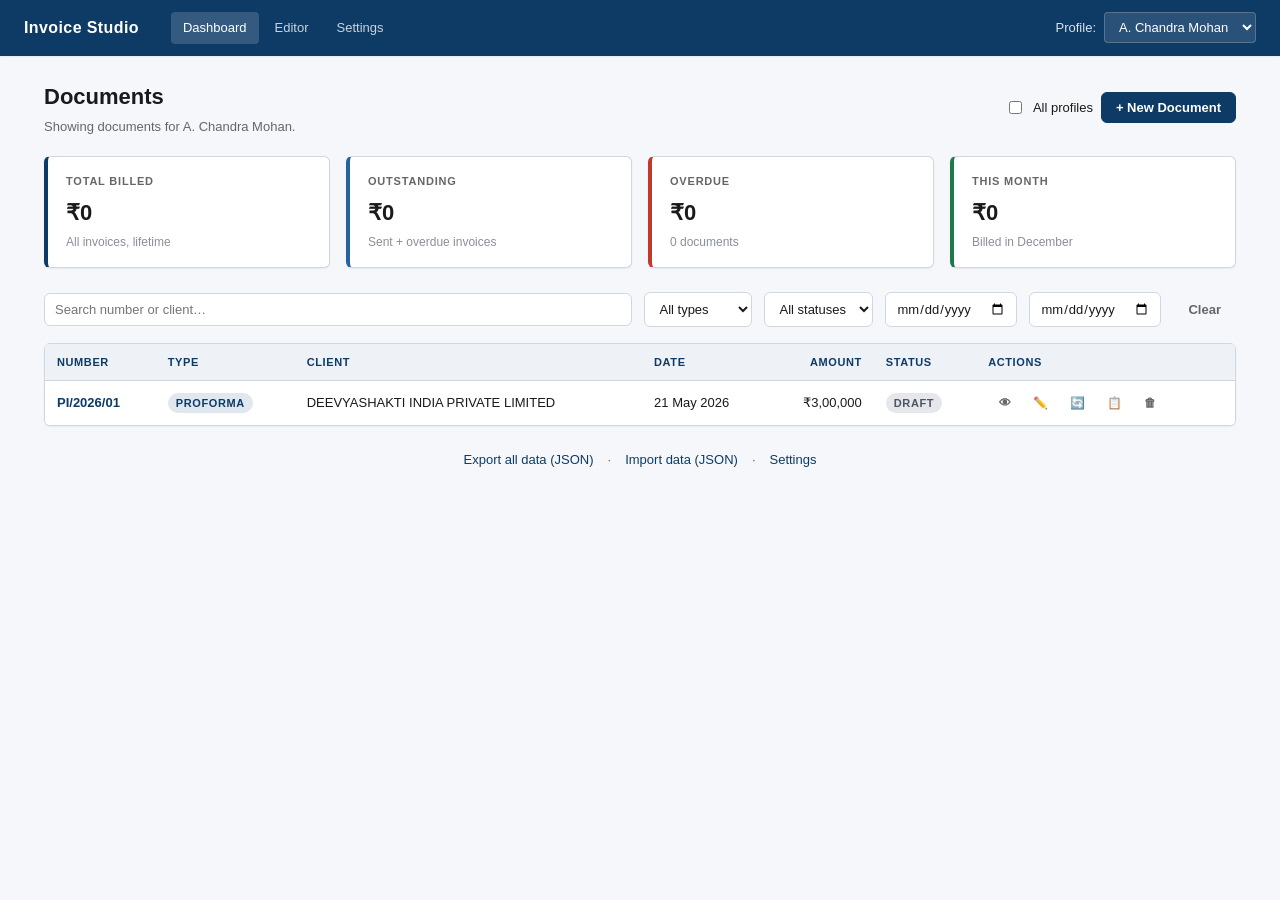
<file: index.html>
<!doctype html>
<html lang="en">
<head>
  <meta charset="utf-8">
  <meta name="viewport" content="width=device-width, initial-scale=1">
  <title>Dashboard — Invoice Studio</title>
  <link rel="stylesheet" href="assets/css/app.css">
  <script src="assets/js/theme.js"></script>
</head>
<body>

  <header class="app-topbar">
    <h1 class="app-topbar__title">Invoice Studio</h1>
    <nav class="app-topbar__nav">
      <a href="index.html" class="is-active">Dashboard</a>
      <a href="editor.html?type=proforma">Editor</a>
      <a href="settings.html">Settings</a>
    </nav>
    <span class="app-topbar__spacer"></span>
    <div class="app-topbar__profile-pick">
      <span>Profile:</span>
      <select id="profile-switcher"></select>
    </div>
  </header>

  <div class="page">
    <div class="page__header">
      <div>
        <h2 class="page__title">Documents</h2>
        <p class="page__subtitle" id="scope-line">Showing documents for the active profile.</p>
      </div>
      <div style="display:flex;gap:8px;">
        <label class="checkbox-row" style="margin:0;">
          <input type="checkbox" id="show-all-profiles"> All profiles
        </label>
        <a class="btn btn--primary" href="editor.html?type=proforma">+ New Document</a>
      </div>
    </div>

    <!-- KPIs -->
    <div class="kpi-strip">
      <div class="kpi">
        <p class="kpi__label">Total Billed</p>
        <p class="kpi__value" id="kpi-billed">₹0</p>
        <p class="kpi__hint">All invoices, lifetime</p>
      </div>
      <div class="kpi kpi--info">
        <p class="kpi__label">Outstanding</p>
        <p class="kpi__value" id="kpi-outstanding">₹0</p>
        <p class="kpi__hint">Sent + overdue invoices</p>
      </div>
      <div class="kpi kpi--danger">
        <p class="kpi__label">Overdue</p>
        <p class="kpi__value" id="kpi-overdue">₹0</p>
        <p class="kpi__hint" id="kpi-overdue-count">0 documents</p>
      </div>
      <div class="kpi kpi--success">
        <p class="kpi__label">This Month</p>
        <p class="kpi__value" id="kpi-month">₹0</p>
        <p class="kpi__hint" id="kpi-month-label">Billed this month</p>
      </div>
    </div>

    <!-- Filters -->
    <div class="filters">
      <div class="field" style="flex:1;min-width:200px;">
        <input class="field__input" type="text" id="f-search" placeholder="Search number or client…">
      </div>
      <div class="field">
        <select class="field__select" id="f-type">
          <option value="all">All types</option>
          <option value="proforma">Proforma</option>
          <option value="invoice">Tax Invoice</option>
        </select>
      </div>
      <div class="field">
        <select class="field__select" id="f-status">
          <option value="all">All statuses</option>
          <option value="draft">Draft</option>
          <option value="sent">Sent</option>
          <option value="paid">Paid</option>
          <option value="overdue">Overdue</option>
          <option value="converted">Converted</option>
        </select>
      </div>
      <div class="field">
        <input class="field__input" type="date" id="f-date-from" placeholder="From">
      </div>
      <div class="field">
        <input class="field__input" type="date" id="f-date-to" placeholder="To">
      </div>
      <button class="btn btn--ghost" id="btn-clear-filters">Clear</button>
    </div>

    <!-- Table -->
    <div class="card" style="overflow:hidden;">
      <table class="tbl" id="docs-table">
        <thead>
          <tr>
            <th>Number</th>
            <th>Type</th>
            <th>Client</th>
            <th>Date</th>
            <th class="num">Amount</th>
            <th>Status</th>
            <th>Actions</th>
          </tr>
        </thead>
        <tbody id="docs-body"></tbody>
      </table>
      <div id="empty-state" style="display:none;" class="empty">
        <h3>No documents</h3>
        <p>Try adjusting filters or create a new document.</p>
        <a class="btn btn--primary" href="editor.html?type=proforma">+ New Document</a>
      </div>
    </div>

    <footer style="margin-top:24px;display:flex;gap:14px;justify-content:center;font-size:13px;color:var(--app-muted);">
      <a href="#" id="btn-export-all">Export all data (JSON)</a>
      <span>·</span>
      <a href="#" id="btn-import-all">Import data (JSON)</a>
      <span>·</span>
      <a href="settings.html">Settings</a>
    </footer>
    <input type="file" id="hidden-import" accept="application/json,.json" style="display:none;">
  </div>

  <div class="toast-host" id="toast-host"></div>

  <script src="assets/js/store.js"></script>
  <script src="assets/js/numbering.js"></script>
  <script src="assets/js/calc.js"></script>
  <script src="assets/js/convert.js"></script>
  <script src="assets/js/dashboard.js"></script>
</body>
</html>
</file>
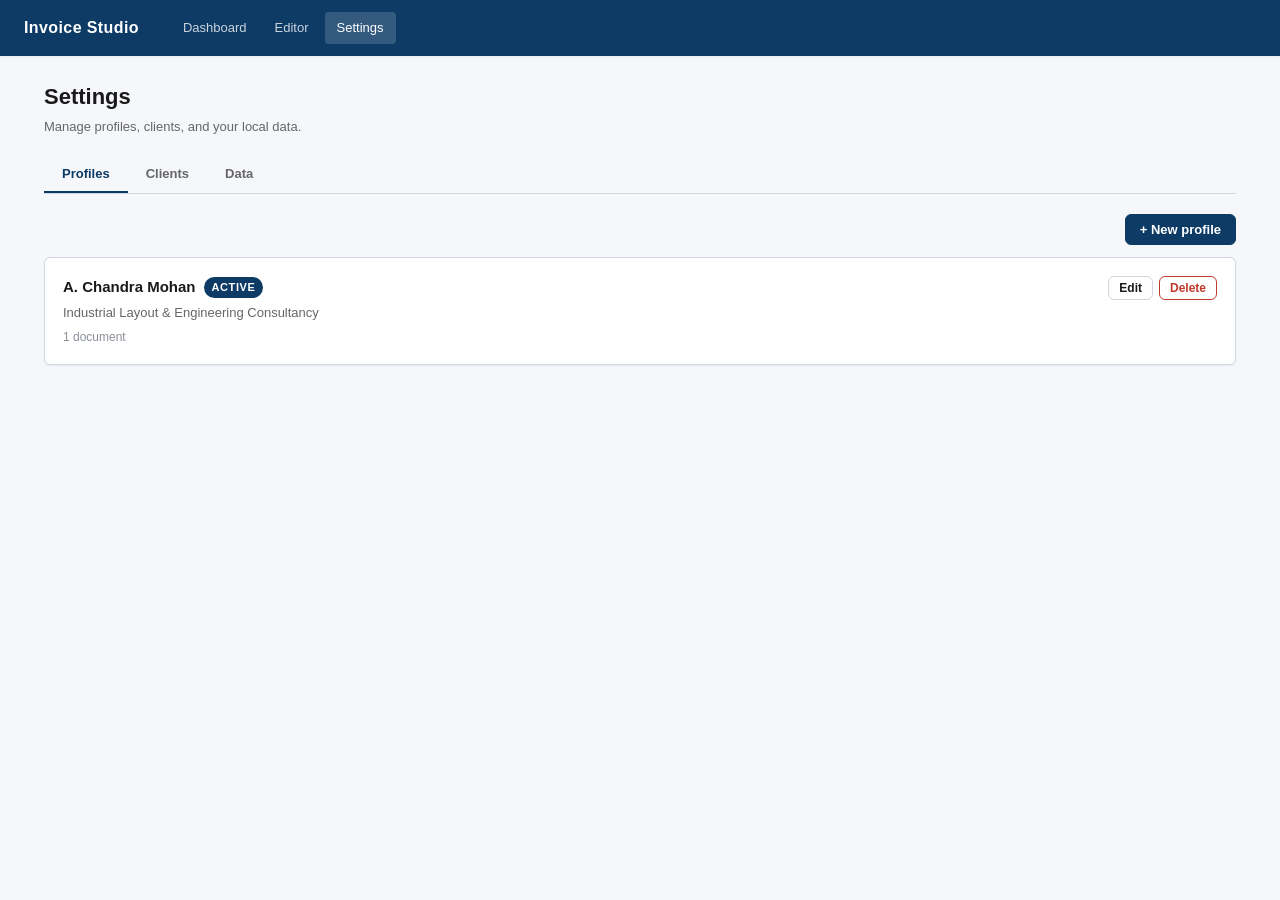
<file: settings.html>
<!doctype html>
<html lang="en">
<head>
  <meta charset="utf-8">
  <meta name="viewport" content="width=device-width, initial-scale=1">
  <title>Settings — Invoice Studio</title>
  <link rel="stylesheet" href="assets/css/app.css">
  <script src="assets/js/theme.js"></script>
</head>
<body>

  <header class="app-topbar">
    <h1 class="app-topbar__title">Invoice Studio</h1>
    <nav class="app-topbar__nav">
      <a href="index.html">Dashboard</a>
      <a href="editor.html?type=proforma">Editor</a>
      <a href="settings.html" class="is-active">Settings</a>
    </nav>
    <span class="app-topbar__spacer"></span>
  </header>

  <div class="page">
    <div class="page__header">
      <div>
        <h2 class="page__title">Settings</h2>
        <p class="page__subtitle">Manage profiles, clients, and your local data.</p>
      </div>
    </div>

    <div class="tabs">
      <button class="tabs__tab is-active" data-tab="profiles">Profiles</button>
      <button class="tabs__tab" data-tab="clients">Clients</button>
      <button class="tabs__tab" data-tab="data">Data</button>
    </div>

    <!-- ========== PROFILES TAB ========== -->
    <section class="tab-panel" data-tab-panel="profiles">
      <div style="display:flex;justify-content:flex-end;margin-bottom:12px;">
        <button class="btn btn--primary" id="btn-new-profile">+ New profile</button>
      </div>
      <div id="profiles-list" style="display:grid;gap:12px;"></div>
    </section>

    <!-- ========== CLIENTS TAB ========== -->
    <section class="tab-panel" data-tab-panel="clients" style="display:none;">
      <div style="display:flex;justify-content:flex-end;margin-bottom:12px;">
        <button class="btn btn--primary" id="btn-new-client">+ New client</button>
      </div>
      <div id="clients-list" style="display:grid;gap:12px;"></div>
    </section>

    <!-- ========== DATA TAB ========== -->
    <section class="tab-panel" data-tab-panel="data" style="display:none;">
      <div class="card" style="margin-bottom:16px;">
        <div class="card__header"><h3 class="card__title">Appearance</h3></div>
        <div class="card__body">
          <p style="margin:0 0 12px;font-size:13px;">Pick a theme. Applies to the app chrome and the invoice template.</p>
          <div id="theme-grid" style="display:grid;grid-template-columns:repeat(auto-fill,minmax(140px,1fr));gap:10px;"></div>
        </div>
      </div>

      <div class="card" style="margin-bottom:16px;">
        <div class="card__header"><h3 class="card__title">Storage</h3></div>
        <div class="card__body">
          <p style="margin:0 0 8px;">All data is stored in your browser's localStorage under <code>invoice_tool_v1</code>. It stays on this device.</p>
          <p style="margin:0;font-size:13px;color:var(--app-muted);">Currently using <strong id="storage-size">0 KB</strong>.</p>
        </div>
      </div>

      <div class="card" style="margin-bottom:16px;">
        <div class="card__header"><h3 class="card__title">Export &amp; import</h3></div>
        <div class="card__body">
          <p style="margin:0 0 12px;font-size:13px;">Download a JSON backup, or restore from one.</p>
          <div style="display:flex;gap:8px;align-items:center;flex-wrap:wrap;">
            <button class="btn" id="btn-export">⬇ Export JSON</button>
            <label class="btn">
              ⬆ Import JSON
              <input type="file" id="file-import" accept="application/json,.json" style="display:none;">
            </label>
            <span class="field__hint">Import will ask whether to merge or replace existing data.</span>
          </div>
        </div>
      </div>

      <div class="card">
        <div class="card__header"><h3 class="card__title">Reset</h3></div>
        <div class="card__body">
          <p style="margin:0 0 12px;font-size:13px;">Wipe all data and reload seed (Deevyashakti proforma). Cannot be undone.</p>
          <button class="btn btn--danger" id="btn-reset">Reset all data</button>
        </div>
      </div>
    </section>
  </div>

  <!-- ========== PROFILE MODAL ========== -->
  <div class="modal" id="profile-modal">
    <div class="modal__panel" style="width:min(720px,94vw);">
      <h3 class="modal__title" id="pm-title">New profile</h3>
      <input type="hidden" id="pm-id">

      <div class="field-row">
        <div class="field">
          <label class="field__label">Display name</label>
          <input class="field__input" id="pm-name">
        </div>
        <div class="field">
          <label class="field__label">Tagline</label>
          <input class="field__input" id="pm-tagline">
        </div>
      </div>
      <div class="field-row">
        <div class="field">
          <label class="field__label">Mobile</label>
          <input class="field__input" id="pm-mobile">
        </div>
        <div class="field">
          <label class="field__label">Email</label>
          <input class="field__input" id="pm-email">
        </div>
      </div>
      <div class="field">
        <label class="field__label">Address</label>
        <textarea class="field__textarea" id="pm-address"></textarea>
      </div>
      <div class="field-row--3">
        <div class="field">
          <label class="field__label">GSTIN</label>
          <input class="field__input" id="pm-gstin">
        </div>
        <div class="field">
          <label class="field__label">PAN</label>
          <input class="field__input" id="pm-pan">
        </div>
        <div class="field">
          <label class="field__label">State code</label>
          <input class="field__input" id="pm-statecode" placeholder="e.g. 36">
        </div>
      </div>

      <h4 style="margin:18px 0 8px;color:var(--app-navy);font-size:13px;text-transform:uppercase;letter-spacing:0.6px;">Bank details</h4>
      <div class="field-row">
        <div class="field">
          <label class="field__label">Account name</label>
          <input class="field__input" id="pm-bank-name">
        </div>
        <div class="field">
          <label class="field__label">Bank</label>
          <input class="field__input" id="pm-bank-bank">
        </div>
      </div>
      <div class="field-row">
        <div class="field">
          <label class="field__label">Account number</label>
          <input class="field__input" id="pm-bank-acno">
        </div>
        <div class="field">
          <label class="field__label">IFSC</label>
          <input class="field__input" id="pm-bank-ifsc">
        </div>
      </div>
      <div class="field-row">
        <div class="field">
          <label class="field__label">Branch</label>
          <input class="field__input" id="pm-bank-branch">
        </div>
        <div class="field">
          <label class="field__label">UPI</label>
          <input class="field__input" id="pm-bank-upi">
        </div>
      </div>

      <h4 style="margin:18px 0 8px;color:var(--app-navy);font-size:13px;text-transform:uppercase;letter-spacing:0.6px;">Numbering</h4>
      <div class="field-row--4">
        <div class="field">
          <label class="field__label">Proforma prefix</label>
          <input class="field__input" id="pm-pi-prefix" value="PI">
        </div>
        <div class="field">
          <label class="field__label">Proforma year</label>
          <input class="field__input" id="pm-pi-year">
        </div>
        <div class="field">
          <label class="field__label">Invoice prefix</label>
          <input class="field__input" id="pm-inv-prefix" value="INV">
        </div>
        <div class="field">
          <label class="field__label">Invoice year</label>
          <input class="field__input" id="pm-inv-year">
        </div>
      </div>
      <div class="field-row">
        <div class="field">
          <label class="field__label">Next proforma #</label>
          <input class="field__input" id="pm-pi-next" type="number" min="1" value="1">
        </div>
        <div class="field">
          <label class="field__label">Next invoice #</label>
          <input class="field__input" id="pm-inv-next" type="number" min="1" value="1">
        </div>
      </div>

      <div class="modal__actions">
        <button class="btn" type="button" id="pm-cancel">Cancel</button>
        <button class="btn btn--primary" type="button" id="pm-save">Save profile</button>
      </div>
    </div>
  </div>

  <!-- ========== CLIENT MODAL ========== -->
  <div class="modal" id="client-modal">
    <div class="modal__panel">
      <h3 class="modal__title" id="cm-title">New client</h3>
      <input type="hidden" id="cm-id">
      <div class="field">
        <label class="field__label">Company name</label>
        <input class="field__input" id="cm-company">
      </div>
      <div class="field">
        <label class="field__label">Address</label>
        <textarea class="field__textarea" id="cm-address"></textarea>
      </div>
      <div class="field-row">
        <div class="field">
          <label class="field__label">GSTIN</label>
          <input class="field__input" id="cm-gstin">
        </div>
        <div class="field">
          <label class="field__label">State code</label>
          <input class="field__input" id="cm-statecode" placeholder="e.g. 36">
        </div>
      </div>
      <div class="field">
        <label class="field__label">Attention</label>
        <input class="field__input" id="cm-attn">
      </div>
      <div class="modal__actions">
        <button class="btn" type="button" id="cm-cancel">Cancel</button>
        <button class="btn btn--primary" type="button" id="cm-save">Save client</button>
      </div>
    </div>
  </div>

  <!-- ========== IMPORT MODAL ========== -->
  <div class="modal" id="import-modal">
    <div class="modal__panel">
      <h3 class="modal__title">Import JSON</h3>
      <p id="im-summary" style="margin:0 0 12px;font-size:13px;color:var(--app-muted);"></p>
      <p style="margin:0 0 12px;">How should this data be applied?</p>
      <div class="checkbox-row" style="gap:12px;">
        <label><input type="radio" name="im-mode" value="merge" checked> <strong>Merge</strong> — keep current data, add anything new from the file.</label>
      </div>
      <div class="checkbox-row" style="gap:12px;">
        <label><input type="radio" name="im-mode" value="replace"> <strong>Replace</strong> — wipe current data and use the file as-is.</label>
      </div>
      <div class="modal__actions">
        <button class="btn" type="button" id="im-cancel">Cancel</button>
        <button class="btn btn--primary" type="button" id="im-confirm">Import</button>
      </div>
    </div>
  </div>

  <div class="toast-host" id="toast-host"></div>

  <script src="assets/js/store.js"></script>
  <script src="assets/js/numbering.js"></script>
  <script src="assets/js/settings.js"></script>
</body>
</html>
</file>
<file: assets/css/app.css>
/* app.css — UI chrome for dashboard, editor, settings, preview toolbar.
 * invoice.css owns the print template; this file owns everything else.
 */

:root {
  /* Theme primary — overridden per body[data-theme]. Keep in sync with invoice.css. */
  --theme-primary: #0d3b66;
  --theme-primary-dark: #08294a;
  --theme-accent: #0d3b66;

  --app-navy: var(--theme-primary);
  --app-navy-dark: var(--theme-primary-dark);
  --app-bg: #f5f7fa;
  --app-surface: #ffffff;
  --app-border: #d0d7de;
  --app-border-strong: #b6c0cc;
  --app-text: #1a1a1a;
  --app-muted: #666666;
  --app-muted-soft: #8a8f98;
  --app-danger: #c0392b;
  --app-success: #1e7a4d;
  --app-warning: #b3791d;
  --app-info: #2563a0;
  --app-purple: #6d3a93;
  --app-radius: 6px;
  --app-shadow-sm: 0 1px 2px rgba(0, 0, 0, 0.06);
  --app-shadow-md: 0 4px 14px rgba(0, 0, 0, 0.08);
}

/* ---------- Theme presets ----------
 * Apply via <html data-theme="forest"> (handled by theme.js). Setting on
 * :root ensures cascading custom-property variables update everywhere. */
:root[data-theme="navy"]     { --theme-primary: #0d3b66; --theme-primary-dark: #08294a; --theme-accent: #0d3b66; }
:root[data-theme="forest"]   { --theme-primary: #14532d; --theme-primary-dark: #0a3a1f; --theme-accent: #14532d; }
:root[data-theme="burgundy"] { --theme-primary: #7c2d4c; --theme-primary-dark: #561d34; --theme-accent: #7c2d4c; }
:root[data-theme="charcoal"] { --theme-primary: #1f2937; --theme-primary-dark: #111827; --theme-accent: #1f2937; }
:root[data-theme="plum"]     { --theme-primary: #581c87; --theme-primary-dark: #3b0f5c; --theme-accent: #581c87; }
:root[data-theme="teal"]     { --theme-primary: #0f766e; --theme-primary-dark: #0a514c; --theme-accent: #0f766e; }

* { box-sizing: border-box; }

html, body {
  margin: 0;
  padding: 0;
  background: var(--app-bg);
  color: var(--app-text);
  font-family: -apple-system, BlinkMacSystemFont, "Helvetica Neue", Helvetica, Arial, sans-serif;
  font-size: 14px;
  line-height: 1.5;
  font-variant-numeric: tabular-nums;
}

a { color: var(--app-navy); text-decoration: none; }
a:hover { text-decoration: underline; }

/* ---------- App top bar ---------- */

.app-topbar {
  background: var(--app-navy);
  color: #fff;
  padding: 12px 24px;
  display: flex;
  align-items: center;
  gap: 24px;
  box-shadow: var(--app-shadow-sm);
}

.app-topbar__title {
  margin: 0;
  font-size: 16px;
  font-weight: 700;
  letter-spacing: 0.4px;
}

.app-topbar__nav {
  display: flex;
  gap: 4px;
  margin-left: 8px;
}

.app-topbar__nav a {
  color: rgba(255, 255, 255, 0.78);
  padding: 6px 12px;
  border-radius: 4px;
  font-size: 13px;
  font-weight: 500;
}

.app-topbar__nav a:hover {
  background: rgba(255, 255, 255, 0.1);
  color: #fff;
  text-decoration: none;
}

.app-topbar__nav a.is-active {
  background: rgba(255, 255, 255, 0.16);
  color: #fff;
}

.app-topbar__spacer { flex: 1; }

.app-topbar__profile-pick {
  display: flex;
  align-items: center;
  gap: 8px;
  font-size: 13px;
  color: rgba(255, 255, 255, 0.85);
}

.app-topbar__profile-pick select {
  background: rgba(255, 255, 255, 0.12);
  color: #fff;
  border: 1px solid rgba(255, 255, 255, 0.2);
  padding: 6px 10px;
  border-radius: 4px;
  font-size: 13px;
}

.app-topbar__profile-pick select option {
  color: var(--app-text);
}

/* ---------- Buttons ---------- */

.btn {
  display: inline-flex;
  align-items: center;
  gap: 6px;
  padding: 8px 14px;
  font-size: 13px;
  font-weight: 600;
  border-radius: var(--app-radius);
  border: 1px solid var(--app-border);
  background: var(--app-surface);
  color: var(--app-text);
  cursor: pointer;
  line-height: 1;
  transition: background 0.12s, border-color 0.12s, color 0.12s;
}

.btn:hover { background: #f0f3f7; }

.btn:disabled, .btn[aria-disabled="true"] {
  opacity: 0.5;
  cursor: not-allowed;
}

.btn--primary {
  background: var(--app-navy);
  border-color: var(--app-navy);
  color: #fff;
}
.btn--primary:hover { background: var(--app-navy-dark); border-color: var(--app-navy-dark); }

.btn--danger {
  background: #fff;
  border-color: var(--app-danger);
  color: var(--app-danger);
}
.btn--danger:hover { background: var(--app-danger); color: #fff; }

.btn--ghost {
  background: transparent;
  border-color: transparent;
  color: var(--app-muted);
}
.btn--ghost:hover {
  background: #eef2f7;
  color: var(--app-text);
}

.btn--sm { padding: 5px 10px; font-size: 12px; }
.btn--icon { padding: 6px 8px; }

/* ---------- Page layout ---------- */

.page {
  max-width: 1240px;
  margin: 0 auto;
  padding: 24px;
}

.page-narrow {
  max-width: 880px;
  margin: 0 auto;
  padding: 24px;
}

.page__header {
  display: flex;
  align-items: center;
  justify-content: space-between;
  gap: 16px;
  margin-bottom: 20px;
}

.page__title {
  margin: 0;
  font-size: 22px;
  font-weight: 700;
  color: var(--app-text);
}

.page__subtitle {
  margin: 4px 0 0;
  color: var(--app-muted);
  font-size: 13px;
}

/* ---------- Cards ---------- */

.card {
  background: var(--app-surface);
  border: 1px solid var(--app-border);
  border-radius: var(--app-radius);
  box-shadow: var(--app-shadow-sm);
}

.card__body { padding: 18px; }

.card__header {
  padding: 14px 18px;
  border-bottom: 1px solid var(--app-border);
  display: flex;
  align-items: center;
  justify-content: space-between;
}

.card__title {
  margin: 0;
  font-size: 14px;
  font-weight: 700;
  text-transform: uppercase;
  letter-spacing: 0.6px;
  color: var(--app-navy);
}

/* ---------- KPI strip ---------- */

.kpi-strip {
  display: grid;
  grid-template-columns: repeat(4, 1fr);
  gap: 16px;
  margin-bottom: 24px;
}

.kpi {
  background: var(--app-surface);
  border: 1px solid var(--app-border);
  border-left: 4px solid var(--app-navy);
  border-radius: var(--app-radius);
  padding: 16px 18px;
  box-shadow: var(--app-shadow-sm);
}

.kpi__label {
  font-size: 11px;
  text-transform: uppercase;
  letter-spacing: 0.8px;
  color: var(--app-muted);
  margin: 0 0 6px;
  font-weight: 600;
}

.kpi__value {
  font-size: 22px;
  font-weight: 700;
  color: var(--app-text);
  margin: 0;
}

.kpi__hint {
  margin: 4px 0 0;
  font-size: 12px;
  color: var(--app-muted-soft);
}

.kpi--danger { border-left-color: var(--app-danger); }
.kpi--success { border-left-color: var(--app-success); }
.kpi--info { border-left-color: var(--app-info); }

/* ---------- Tables ---------- */

.tbl {
  width: 100%;
  border-collapse: collapse;
  background: var(--app-surface);
}

.tbl th, .tbl td {
  padding: 10px 12px;
  text-align: left;
  border-bottom: 1px solid var(--app-border);
  vertical-align: middle;
  font-size: 13px;
}

.tbl th {
  background: #eef2f7;
  font-size: 11px;
  font-weight: 700;
  text-transform: uppercase;
  letter-spacing: 0.6px;
  color: var(--app-navy);
}

.tbl td.num, .tbl th.num { text-align: right; }

.tbl tr:last-child td { border-bottom: none; }

.tbl tr:hover td { background: #fafbfd; }

/* ---------- Status pills ---------- */

.pill {
  display: inline-block;
  padding: 2px 8px;
  border-radius: 999px;
  font-size: 11px;
  font-weight: 700;
  text-transform: uppercase;
  letter-spacing: 0.6px;
  background: #e5e7eb;
  color: #4b5563;
}
.pill--draft     { background: #e5e7eb; color: #4b5563; }
.pill--sent      { background: #dbeafe; color: #1d4ed8; }
.pill--paid      { background: #d1fae5; color: #047857; }
.pill--overdue   { background: #fee2e2; color: #b91c1c; }
.pill--converted { background: #ede9fe; color: #6d28d9; }
.pill--proforma  { background: #e0e7ef; color: #0d3b66; }
.pill--invoice   { background: #0d3b66; color: #fff; }

/* ---------- Forms ---------- */

.field {
  display: block;
  margin-bottom: 14px;
}

.field__label {
  display: block;
  font-size: 12px;
  font-weight: 600;
  color: var(--app-muted);
  text-transform: uppercase;
  letter-spacing: 0.6px;
  margin-bottom: 6px;
}

.field__input,
.field__select,
.field__textarea {
  width: 100%;
  padding: 8px 10px;
  border: 1px solid var(--app-border);
  border-radius: var(--app-radius);
  font-size: 13px;
  font-family: inherit;
  background: #fff;
  color: var(--app-text);
}

.field__input:focus,
.field__select:focus,
.field__textarea:focus {
  outline: none;
  border-color: var(--app-navy);
  box-shadow: 0 0 0 3px rgba(13, 59, 102, 0.12);
}

.field__textarea { min-height: 80px; resize: vertical; }

.field-row {
  display: grid;
  grid-template-columns: repeat(2, 1fr);
  gap: 12px;
}

.field-row--3 { grid-template-columns: repeat(3, 1fr); }
.field-row--4 { grid-template-columns: repeat(4, 1fr); }

.field__hint {
  margin-top: 4px;
  font-size: 11px;
  color: var(--app-muted);
}

.field__error {
  margin-top: 4px;
  font-size: 11px;
  color: var(--app-danger);
}

.checkbox-row {
  display: flex;
  align-items: center;
  gap: 8px;
  margin-bottom: 8px;
  font-size: 13px;
}

.radio-group {
  display: inline-flex;
  border: 1px solid var(--app-border);
  border-radius: var(--app-radius);
  overflow: hidden;
}

.radio-group label {
  padding: 6px 12px;
  font-size: 13px;
  cursor: pointer;
  background: #fff;
  border-right: 1px solid var(--app-border);
}

.radio-group label:last-child { border-right: none; }

.radio-group input[type="radio"] {
  display: none;
}

.radio-group input[type="radio"]:checked + span {
  /* nothing — wrapper handles styling */
}

.radio-group label.is-active {
  background: var(--app-navy);
  color: #fff;
}

/* ---------- Filters bar ---------- */

.filters {
  display: flex;
  gap: 12px;
  align-items: center;
  margin-bottom: 16px;
  flex-wrap: wrap;
}

.filters .field {
  margin-bottom: 0;
}

/* ---------- Empty state ---------- */

.empty {
  text-align: center;
  padding: 48px 24px;
  color: var(--app-muted);
  background: var(--app-surface);
  border: 1px dashed var(--app-border-strong);
  border-radius: var(--app-radius);
}

.empty h3 {
  margin: 0 0 6px;
  font-size: 16px;
  color: var(--app-text);
}

.empty p { margin: 0 0 14px; font-size: 13px; }

/* ---------- Toolbar (preview) ---------- */

.toolbar {
  background: var(--app-surface);
  border-bottom: 1px solid var(--app-border);
  padding: 10px 24px;
  display: flex;
  align-items: center;
  gap: 8px;
  position: sticky;
  top: 0;
  z-index: 10;
  box-shadow: var(--app-shadow-sm);
}

.toolbar__title {
  margin: 0;
  font-size: 14px;
  font-weight: 700;
  margin-right: 12px;
}

.toolbar__spacer { flex: 1; }

/* ---------- Editor split layout ---------- */

.editor {
  display: grid;
  grid-template-columns: minmax(0, 1.05fr) minmax(0, 1fr);
  gap: 24px;
  align-items: start;
}

.editor__form {
  min-width: 0;
}

.editor__preview {
  position: sticky;
  top: 80px;
  height: calc(100vh - 96px);
  border: 1px solid var(--app-border);
  border-radius: var(--app-radius);
  background: #fff;
  overflow: hidden;
  box-shadow: var(--app-shadow-md);
}

.editor__preview iframe {
  width: 100%;
  height: 100%;
  border: 0;
  background: #fff;
}

.editor__section {
  margin-bottom: 18px;
}

.editor__section summary {
  cursor: pointer;
  padding: 12px 16px;
  font-weight: 700;
  font-size: 13px;
  text-transform: uppercase;
  letter-spacing: 0.6px;
  color: var(--app-navy);
  background: #eef2f7;
  border-radius: var(--app-radius);
  list-style: none;
}

.editor__section summary::-webkit-details-marker { display: none; }

.editor__section[open] summary {
  border-radius: var(--app-radius) var(--app-radius) 0 0;
}

.editor__section-body {
  border: 1px solid var(--app-border);
  border-top: 0;
  border-radius: 0 0 var(--app-radius) var(--app-radius);
  padding: 18px;
  background: var(--app-surface);
}

/* ---------- Totals sticky panel ---------- */

.totals-panel {
  position: sticky;
  bottom: 0;
  background: #fff;
  border: 1px solid var(--app-border);
  border-radius: var(--app-radius);
  padding: 14px 18px;
  margin-top: 18px;
  box-shadow: 0 -6px 14px rgba(13, 59, 102, 0.06);
}

.totals-panel__row {
  display: flex;
  justify-content: space-between;
  padding: 4px 0;
  font-size: 13px;
}

.totals-panel__row--grand {
  font-size: 16px;
  font-weight: 700;
  border-top: 1px solid var(--app-border);
  margin-top: 6px;
  padding-top: 8px;
  color: var(--app-navy);
}

.totals-panel__words {
  margin-top: 8px;
  font-size: 12px;
  color: var(--app-muted);
  font-style: italic;
}

/* ---------- Items mini-table inside editor ---------- */

.items-edit {
  width: 100%;
  border-collapse: collapse;
}

.items-edit th, .items-edit td {
  padding: 6px 8px;
  border-bottom: 1px solid var(--app-border);
  vertical-align: top;
}

.items-edit th {
  font-size: 11px;
  text-transform: uppercase;
  letter-spacing: 0.5px;
  color: var(--app-muted);
  text-align: left;
  background: #f5f7fa;
}

.items-edit input,
.items-edit textarea {
  width: 100%;
  border: 1px solid var(--app-border);
  border-radius: 4px;
  padding: 6px 8px;
  font-size: 13px;
  font-family: inherit;
}

.items-edit textarea { min-height: 36px; resize: vertical; }

.items-edit input.num { text-align: right; }

.items-edit td.actions { width: 32px; }

/* ---------- Modal ---------- */

.modal {
  position: fixed;
  inset: 0;
  background: rgba(8, 41, 74, 0.45);
  display: none;
  align-items: center;
  justify-content: center;
  z-index: 100;
}

.modal.is-open { display: flex; }

.modal__panel {
  background: #fff;
  border-radius: 8px;
  padding: 24px;
  width: min(560px, 92vw);
  max-height: 90vh;
  overflow-y: auto;
  box-shadow: 0 20px 50px rgba(0, 0, 0, 0.25);
}

.modal__title {
  margin: 0 0 12px;
  font-size: 16px;
  font-weight: 700;
}

.modal__actions {
  display: flex;
  gap: 8px;
  justify-content: flex-end;
  margin-top: 18px;
}

/* ---------- Tabs ---------- */

.tabs {
  display: flex;
  gap: 0;
  border-bottom: 1px solid var(--app-border);
  margin-bottom: 20px;
}

.tabs__tab {
  padding: 10px 18px;
  background: none;
  border: 0;
  border-bottom: 2px solid transparent;
  font-size: 13px;
  font-weight: 600;
  color: var(--app-muted);
  cursor: pointer;
}

.tabs__tab.is-active {
  color: var(--app-navy);
  border-bottom-color: var(--app-navy);
}

/* ---------- Toast ---------- */

.toast-host {
  position: fixed;
  bottom: 24px;
  right: 24px;
  z-index: 200;
  display: flex;
  flex-direction: column;
  gap: 8px;
}

.toast {
  background: var(--app-text);
  color: #fff;
  padding: 10px 14px;
  border-radius: 6px;
  font-size: 13px;
  box-shadow: 0 6px 20px rgba(0, 0, 0, 0.2);
  animation: toast-in 0.18s ease-out;
}

.toast--error { background: var(--app-danger); }
.toast--success { background: var(--app-success); }

@keyframes toast-in {
  from { transform: translateY(8px); opacity: 0; }
  to { transform: translateY(0); opacity: 1; }
}

/* ---------- Responsive ---------- */

@media (max-width: 960px) {
  .editor {
    grid-template-columns: 1fr;
  }
  .editor__preview {
    position: static;
    height: 60vh;
  }
  .kpi-strip { grid-template-columns: repeat(2, 1fr); }
  .field-row, .field-row--3, .field-row--4 { grid-template-columns: 1fr; }
}

@media (max-width: 640px) {
  .kpi-strip { grid-template-columns: 1fr; }
  .page { padding: 16px; }
  .tbl thead { display: none; }
  .tbl tbody tr {
    display: block;
    margin-bottom: 12px;
    border: 1px solid var(--app-border);
    border-radius: var(--app-radius);
    background: #fff;
  }
  .tbl tbody td {
    display: flex;
    justify-content: space-between;
    border-bottom: 1px solid var(--app-border);
  }
  .tbl tbody td::before {
    content: attr(data-label);
    font-weight: 600;
    color: var(--app-muted);
    font-size: 11px;
    text-transform: uppercase;
  }
  .tbl tbody tr td:last-child { border-bottom: none; }
}

/* ---------- Print: hide app chrome ---------- */

@media print {
  .app-topbar, .toolbar, .no-print { display: none !important; }
}
</file>
